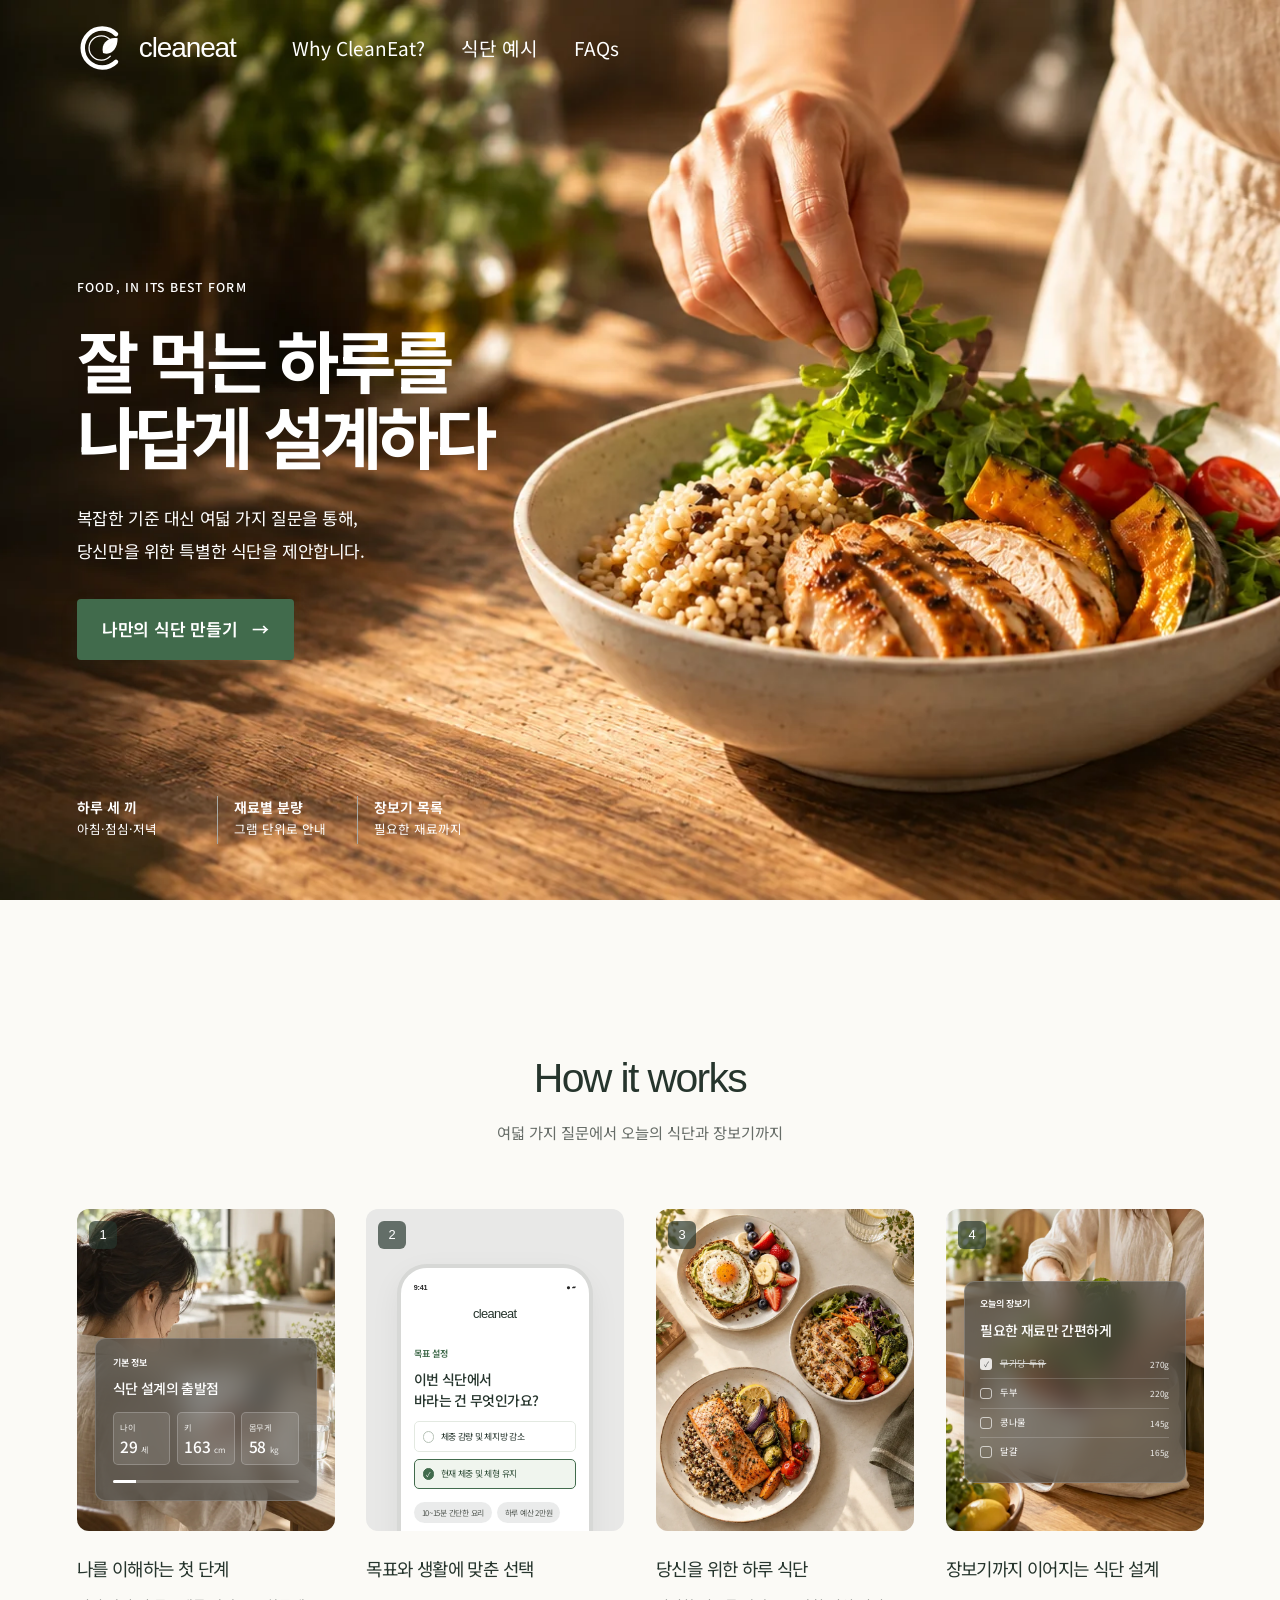
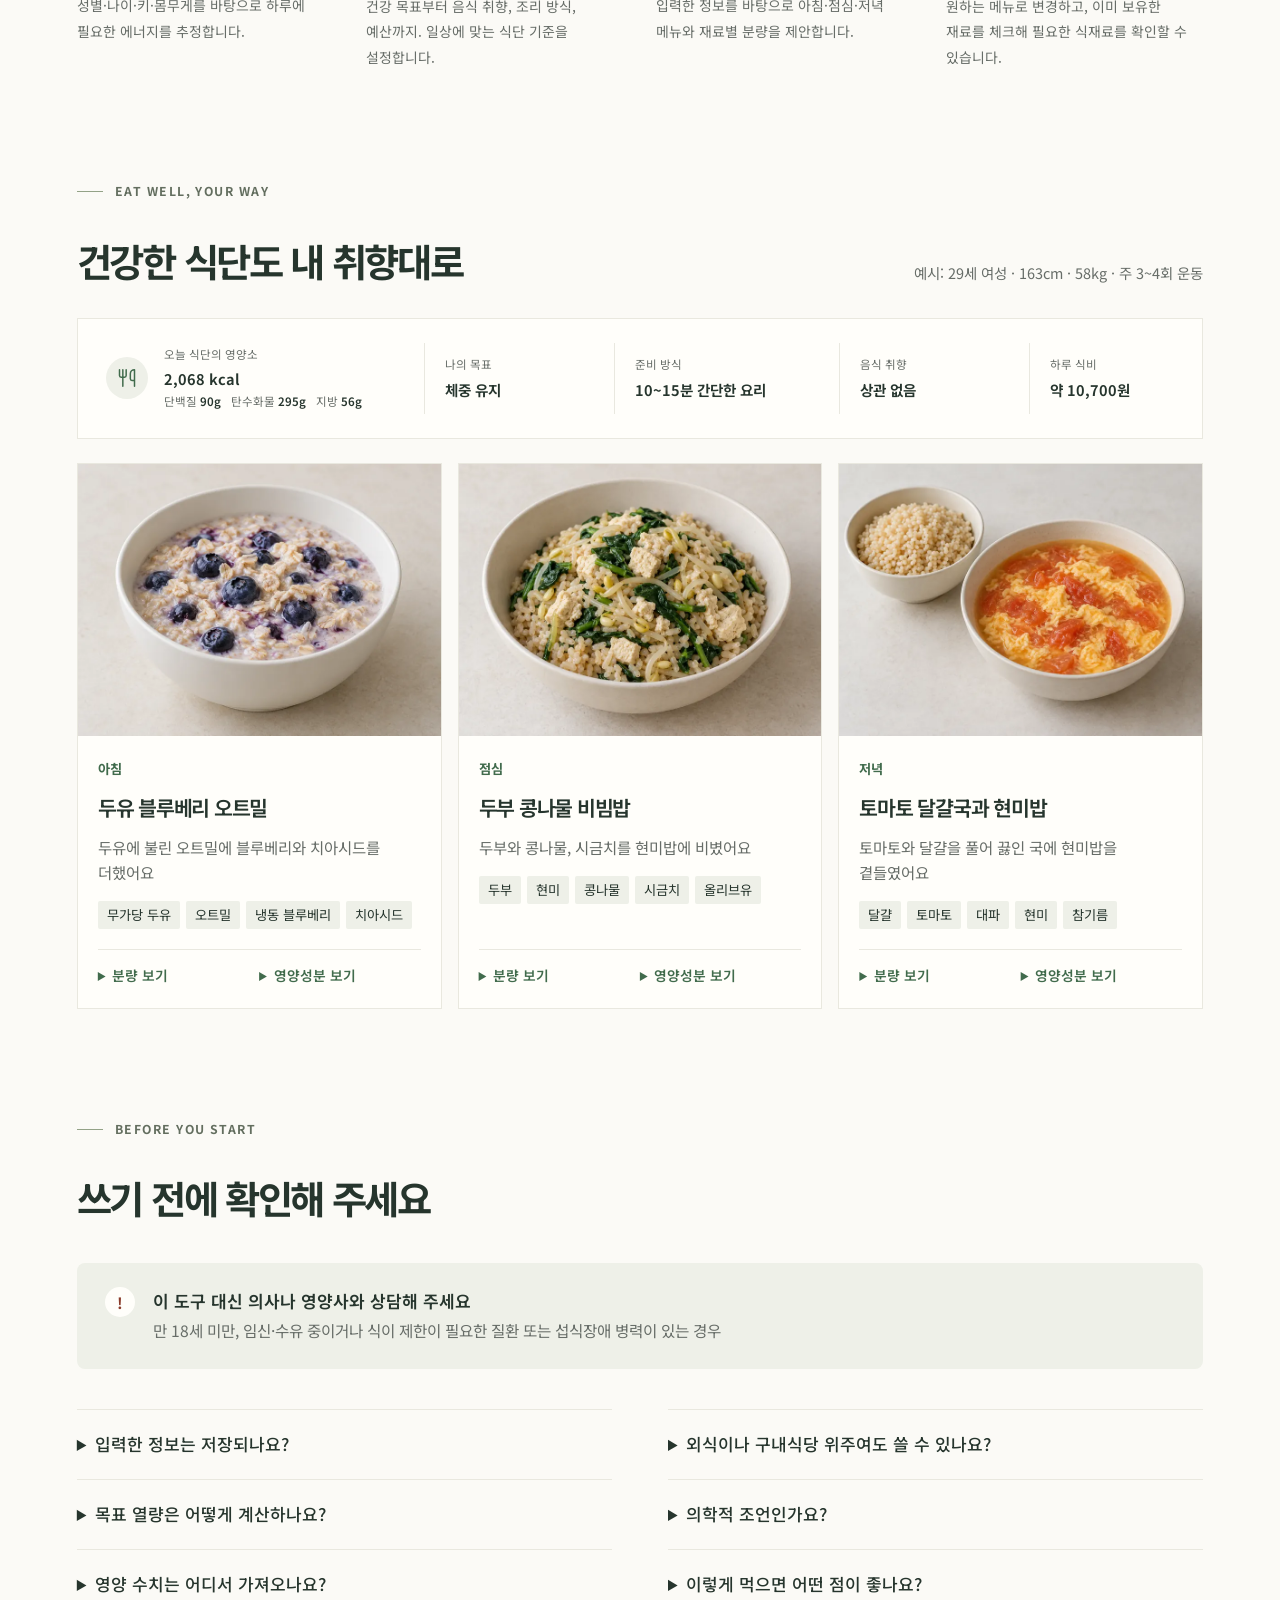
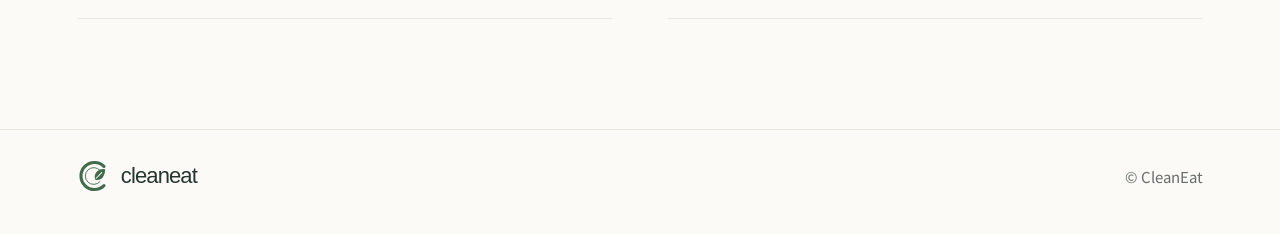
<file: index.html>
<!DOCTYPE html>
<html lang="ko">
<head>
<meta charset="utf-8">
<meta name="viewport" content="width=device-width, initial-scale=1, viewport-fit=cover">
<link rel="shortcut icon" href="favicon.ico?v=rounded-white-20261028" type="image/x-icon">
<link rel="icon" type="image/png" sizes="16x16" href="images/brand/favicon-16.png?v=rounded-white-20261028">
<link rel="icon" type="image/png" sizes="32x32" href="images/brand/favicon-32.png?v=rounded-white-20261028">
<link rel="icon" type="image/svg+xml" sizes="any" href="images/brand/favicon-plate-c.svg?v=rounded-white-20261028">
<link rel="apple-touch-icon" sizes="180x180" href="images/brand/apple-touch-icon.png?v=rounded-white-20261028">
<link rel="mask-icon" href="images/brand/safari-pinned-tab.svg" color="#416b4c">
<link rel="manifest" href="site.webmanifest?v=rounded-white-20261028">
<meta name="theme-color" content="#fbfaf6">
<meta name="apple-mobile-web-app-title" content="CleanEat">
<title>CleanEat — 나를 위한 오늘의 식단</title>
<meta name="description" content="성별·나이·키·몸무게와 목표, 요리 수준, 예산을 입력하면 통곡물·신선식품 중심의 하루 세 끼 메뉴와 분량을 계산해 보여줍니다.">
<meta property="og:type" content="website">
<meta property="og:locale" content="ko_KR">
<meta property="og:site_name" content="CleanEat">
<meta property="og:title" content="CleanEat — 나를 위한 오늘의 식단">
<meta property="og:description" content="여덟 가지 질문으로 통곡물·신선식품 중심의 하루 세 끼 메뉴와 분량을 계산해 드려요. 가입 없이 무료.">
<meta property="og:url" content="https://gaon1102.github.io/cleaneat/">
<meta property="og:image" content="https://gaon1102.github.io/cleaneat/images/og-plate-c.jpg">
<meta property="og:image:width" content="1200">
<meta property="og:image:height" content="630">
<meta property="og:image:alt" content="CleanEat 플레이트 C 로고와 나를 위한 오늘의 식단">
<meta name="twitter:card" content="summary_large_image">
<meta name="twitter:image" content="https://gaon1102.github.io/cleaneat/images/og-plate-c.jpg">
<meta name="twitter:image:alt" content="CleanEat 플레이트 C 로고와 나를 위한 오늘의 식단">
<link rel="preconnect" href="https://fonts.googleapis.com">
<link rel="preconnect" href="https://fonts.gstatic.com" crossorigin>
<link href="https://fonts.googleapis.com/css2?family=Noto+Sans+KR:wght@100..900&display=swap" rel="stylesheet">
<link rel="preload" as="image" href="images/home-hero.webp" fetchpriority="high">
<link rel="stylesheet" href="css/style.css">
</head>
<body>
<header><div class="w"><button class="logo" id="logo" aria-label="처음 화면으로"><svg xmlns="http://www.w3.org/2000/svg" class="logo-symbol" width="52" height="52" viewBox="0 0 64 64" fill="none" aria-hidden="true"><path d="M48 15a24 24 0 1 0 0 34" fill="none" stroke="currentColor" stroke-width="5.5" stroke-linecap="round"/><path d="M41 22a15 15 0 1 0 0 20" fill="none" stroke="currentColor" stroke-width="1.6" stroke-linecap="round"/><path d="M32 38C29 26 39 18 50 20C50 33 42 42 32 38Z" fill="currentColor"/><path d="m34 36 10-10" fill="none" stroke="#fbfaf6" stroke-width="1.8" stroke-linecap="round"/></svg><span class="logo-wordmark">cleaneat</span></button><nav class="nv" aria-label="주요 메뉴"><div class="why-nav"><button class="lk" type="button" id="why-button" aria-expanded="false" aria-controls="rules">Why CleanEat?</button></div><button class="lk" type="button" data-to="example">식단 예시</button><button class="lk" type="button" data-to="faq">FAQs</button></nav></div>
<section class="rules-popover" id="rules" hidden tabindex="-1" aria-labelledby="rules-title">
  <div class="rules-heading"><h2 id="rules-title">덜어내고, <em>제대로</em> 채우기</h2><button class="rules-close" type="button" aria-label="원칙 닫기">닫기</button></div>
  <div class="rules-columns">
  <div class="rows">
   <div class="row"><span class="k">01</span><div><h3>재료에 가까운 식사</h3><p>신선한 채소와 과일, 통곡물, 자연 유래 단백질을 중심으로 골라요.</p></div></div>
   <div class="row"><span class="k">02</span><div><h3>가공은 최대한 덜하게</h3><p>인공 첨가물, 방부제, 과도한 나트륨과 정제된 설탕을 줄여요.</p></div></div>
   <div class="row"><span class="k">03</span><div><h3>영양소를 골고루</h3><p>탄수화물·단백질·지방을 무조건 제한하지 않고 적절히 먹어요.</p></div></div>
   <div class="row"><span class="k">04</span><div><h3>무리하지 않고 꾸준히</h3><p>무언가를 끊기보다, 일상에서 조금 더 나은 쪽을 골라요.</p></div></div>
  </div>
  <div class="ing">
   <div><h3>채소와 과일</h3><p>시금치, 브로콜리, 베리류</p><small>신선하거나 첨가물 없는 냉동 제품</small></div>
   <div><h3>통곡물</h3><p>퀴노아, 오트밀, 통밀빵</p><small>가능하면 덜 정제된 곡물로</small></div>
   <div><h3>건강한 단백질</h3><p>닭가슴살, 연어, 달걀</p><small>자연 그대로의 재료를 골라요</small></div>
   <div><h3>건강한 지방</h3><p>아보카도, 올리브 오일, 아몬드</p><small>식사에 적당히 더해 보세요</small></div>
  </div>
  </div>
 </section>
</header>

<main>
<div id="home">
<section class="hero" aria-labelledby="hero-title">
 <div class="hero-photo" aria-hidden="true"><img src="images/home-hero.webp" alt="" width="1738" height="905" fetchpriority="high" decoding="async"></div>
 <div class="ht">
  <p class="hero-eyebrow">FOOD, IN ITS BEST FORM</p>
  <h1 id="hero-title">잘 먹는 하루를<br>나답게 설계하다</h1>
  <p class="lead">복잡한 기준 대신 여덟 가지 질문을 통해,<br>당신만을 위한 특별한 식단을 제안합니다.</p>
  <button class="btn" data-go>나만의 식단 만들기 <span aria-hidden="true">→</span></button>
 </div>
 <ul class="hero-benefits" aria-label="제공하는 식단 정보">
  <li><strong>하루 세 끼</strong><span>아침·점심·저녁</span></li>
  <li><strong>재료별 분량</strong><span>그램 단위로 안내</span></li>
  <li><strong>장보기 목록</strong><span>필요한 재료까지</span></li>
 </ul>
</section>
<div class="w wide">


 <section class="sec how" id="how" aria-labelledby="how-title">
  <div class="how-heading"><h2 id="how-title">How it works</h2><p>여덟 가지 질문에서 오늘의 식단과 장보기까지</p></div>
  <ol class="how-steps">
   <li>
    <div class="how-visual how-profile" aria-hidden="true">
     <img src="images/how-about-you.webp" alt="" width="800" height="1000" loading="lazy">
     <span class="how-number">1</span>
     <div class="how-panel how-profile-panel">
      <div class="how-panel-top"><span>기본 정보</span></div>
      <strong class="how-panel-title">식단 설계의 출발점</strong>
      <div class="how-fields"><div><span>나이</span><b>29 <small>세</small></b></div><div><span>키</span><b>163 <small>cm</small></b></div><div><span>몸무게</span><b>58 <small>kg</small></b></div></div>
      <div class="how-progress"><i></i></div>
     </div>
    </div>
    <h3>나를 이해하는 첫 단계</h3><p>성별·나이·키·몸무게를 바탕으로 하루에 필요한 에너지를 추정합니다.</p>
   </li>
   <li>
    <div class="how-visual how-preferences" aria-hidden="true">
     <span class="how-number">2</span>
     <div class="how-panel how-question-panel">
      <div class="how-phone-status"><span>9:41</span><span>● ▰</span></div><div class="how-phone-brand">cleaneat</div>
      <div class="how-panel-top"><span>목표 설정</span></div>
      <strong class="how-panel-title">이번 식단에서<br>바라는 건 무엇인가요?</strong>
      <div class="how-option"><i></i><span>체중 감량 및 체지방 감소</span></div>
      <div class="how-option is-selected"><i>✓</i><span>현재 체중 및 체형 유지</span></div>
      <div class="how-chips"><span>10~15분 간단한 요리</span><span>하루 예산 2만원</span></div>
     </div>
    </div>
    <h3>목표와 생활에 맞춘 선택</h3><p>건강 목표부터 음식 취향, 조리 방식, 예산까지. 일상에 맞는 식단 기준을 설정합니다.</p>
   </li>
   <li>
    <div class="how-visual how-day" aria-hidden="true">
     <span class="how-number">3</span>
     <img src="images/how-your-day.webp" alt="" width="800" height="1000" loading="lazy">
    </div>
    <h3>당신을 위한 하루 식단</h3><p>입력한 정보를 바탕으로 아침·점심·저녁 메뉴와 재료별 분량을 제안합니다.</p>
   </li>
   <li>
    <div class="how-visual how-shopping" aria-hidden="true">
     <img src="images/how-shopping.webp" alt="" width="800" height="1000" loading="lazy">
     <span class="how-number">4</span>
     <div class="how-panel how-shopping-panel">
      <div class="how-panel-top"><span>오늘의 장보기</span></div>
      <strong class="how-panel-title">필요한 재료만 간편하게</strong>
      <div class="how-groceries"><div class="is-checked"><i>✓</i><span>무가당 두유</span><b>270g</b></div><div><i></i><span>두부</span><b>220g</b></div><div><i></i><span>콩나물</span><b>145g</b></div><div><i></i><span>달걀</span><b>165g</b></div></div>
     </div>
    </div>
    <h3>장보기까지 이어지는 식단 설계</h3><p>원하는 메뉴로 변경하고, 이미 보유한 재료를 체크해 필요한 식재료를 확인할 수 있습니다.</p>
   </li>
  </ol>
 </section>

 <section class="sec" id="example">
  <div class="exh"><div><p class="eb">EAT WELL, YOUR WAY</p><h2>건강한 식단도 내 취향대로</h2></div><p class="mut" id="exwho"></p></div>
  <div id="ex"></div>
 </section>

 <section class="sec" id="faq">
  <div class="two">
   <p class="eb">BEFORE YOU START</p><h2>쓰기 전에 확인해 주세요</h2>
   <div class="ck2"><span class="ci">!</span><p><b>이 도구 대신 의사나 영양사와 상담해 주세요</b>만 18세 미만, 임신·수유 중이거나 식이 제한이 필요한 질환 또는 섭식장애 병력이 있는 경우</p></div>
   <div class="faq">
    <div>
     <details><summary>입력한 정보는 저장되나요?</summary><p>이 페이지 안에서만 계산하고 서버로 보내지 않습니다. 새로고침하면 사라집니다. 방문 수 같은 익명 통계만 쿠키 없이 집계합니다.</p></details>
     <details><summary>목표 열량은 어떻게 계산하나요?</summary><p>Mifflin-St Jeor 공식으로 기초대사량을 구하고 활동량과 목표를 반영합니다. 단백질은 몸무게 1kg당 목표별 기준으로 계산하되, BMI 25를 넘는 몸무게는 넘는 부분의 25%만 반영해 과하게 잡히지 않게 했습니다.</p></details>
     <details><summary>영양 수치는 어디서 가져오나요?</summary><p>식품의약품안전처 식품영양성분 데이터베이스(공공데이터포털)의 원재료성·가공식품 값을 씁니다. 국내 DB에 없는 일부 재료(템페, 타히니, 블랙빈 등)는 미국 농무부(USDA) 값을 씁니다. 가격은 2026년 10월 기준 전국 평균 소매가(KAMIS·한국소비자원 참가격)를 쓰고, 값을 구하지 못한 재료는 추정치예요. 살 때는 매장과 포장 단위에 따라 달라요.</p></details>
    </div>
    <div>
     <details><summary>외식이나 구내식당 위주여도 쓸 수 있나요?</summary><p>이 도구는 직접 챙겨 먹으려는 사람을 위한 하루 세 끼 기준입니다. 구내식당·외식·급식 위주이거나 하루 세 끼가 아니라면 결과가 맞지 않을 수 있어요.</p></details>
     <details><summary>의학적 조언인가요?</summary><p>아닙니다. 일반적인 식사 구성 예시이며 진단이나 치료를 대신하지 않습니다.</p></details>
     <details><summary>이렇게 먹으면 어떤 점이 좋나요?</summary><ul><li>채소·과일·통곡물이 늘면서 식이섬유와 비타민을 더 챙길 수 있어요.</li><li>포만감이 오래가는 음식이라 과식이 줄어 식습관 개선과 체중 관리에 도움이 될 수 있어요.</li><li>가공식품이 줄면 첨가당과 나트륨도 함께 줄어요. 국물·장류 간은 싱겁게.</li></ul></details>
    </div>
   </div>
  </div>
 </section>
</div>
</div>
<div class="w" id="quiz" hidden></div>
<div class="w" id="res" hidden></div>
<p id="meal-status" class="sr-only" role="status" aria-live="polite" aria-atomic="true"></p>
</main>
<footer><div class="w wide footer-inner"><button class="footer-logo" type="button" data-to="home" aria-label="CleanEat 처음 화면으로"><svg xmlns="http://www.w3.org/2000/svg" class="logo-symbol" width="36" height="36" viewBox="0 0 64 64" fill="none" aria-hidden="true"><path d="M48 15a24 24 0 1 0 0 34" fill="none" stroke="currentColor" stroke-width="5.5" stroke-linecap="round"/><path d="M41 22a15 15 0 1 0 0 20" fill="none" stroke="currentColor" stroke-width="1.6" stroke-linecap="round"/><path d="M32 38C29 26 39 18 50 20C50 33 42 42 32 38Z" fill="currentColor"/><path d="m34 36 10-10" fill="none" stroke="#fbfaf6" stroke-width="1.8" stroke-linecap="round"/></svg><span>cleaneat</span></button><span>© CleanEat</span></div></footer>

<script src="js/data.js"></script>
<script src="js/engine.js?v=20261030-no-badge"></script>
<script src="js/main.js"></script>
</body>
</html>
</file>
<file: css/style.css>
/* CleanEat — 스타일 (색상·글꼴·레이아웃·반응형). 색은 :root 변수에서 바꿈 */
:root{--hero-gutter:clamp(24px,6vw,120px);--hero-divider:#a7aaa6;--bg:#fbfaf6;--fg:#26352d;--mut:#676d68;--lab:#636e5f;--g:#416b4c;--gd:#304e38;--gt:#fffdf6;--card:#fffefa;--soft:#eef0e8;--line:#e9e8df;--warn:#8a3b2a;
box-sizing:border-box;padding-top:env(safe-area-inset-top,0px);padding-bottom:env(safe-area-inset-bottom,0px)}
@media(prefers-color-scheme:dark){:root:not([data-theme="light"]){--hero-divider:#7d8981;--bg:#161c18;--fg:#e8eee9;--mut:#a9b8ad;--lab:#8a9685;--gd:#b4d6b9;--g:#8fbf96;--gt:#10200f;--card:#1e2620;--soft:#232c25;--line:#34403a;--warn:#e8a08f}}
:root[data-theme="dark"]{--hero-divider:#7d8981;--bg:#161c18;--fg:#e8eee9;--mut:#a9b8ad;--lab:#8a9685;--gd:#b4d6b9;--g:#8fbf96;--gt:#10200f;--card:#1e2620;--soft:#232c25;--line:#34403a;--warn:#e8a08f}
html{scroll-padding-top:calc(var(--header-height,80px) + 16px + env(safe-area-inset-top,0px));font-size:17px}
*,*:before,*:after{box-sizing:inherit}
body{margin:0;background:var(--bg);color:var(--fg);font-family:"Inter","Noto Sans KR","Apple SD Gothic Neo","Malgun Gothic",sans-serif;line-height:1.7;-webkit-font-smoothing:antialiased;word-break:keep-all;overflow-wrap:break-word}
.w{max-width:1040px;margin:0 auto;padding:0 24px}
.wide{max-width:calc(1152px + 2*max(24px,6vw));padding:0 max(24px,6vw)}
/* 히어로 위에서는 투명, 사진을 지나면 흰색인 고정 헤더 */
header{position:fixed;inset:0 0 auto;z-index:60;pointer-events:none;background:transparent;border-bottom:1px solid transparent}
header[data-surface="solid"]{background:#fff;border-bottom-color:#e9e8df;--fg:#26352d;--mut:#676d68;--g:#416b4c;--gd:#304e38;--gt:#fffdf6;--card:#fffefa;--soft:#eef0e8;--line:#e9e8df;--lab:#636e5f}
header .w{position:relative;pointer-events:auto;width:100%;max-width:none;display:flex;justify-content:flex-start;align-items:center;gap:56px;height:96px;margin:0 auto;padding:0 var(--hero-gutter)}
header .logo{font-size:28px}.logo-symbol{display:block;flex:none;width:52px;height:52px;color:var(--g)}header .nv .lk{font-size:1.12rem;color:var(--fg)}
html:is([data-v="quiz"],[data-v="res"]) main{padding-top:var(--header-height,96px)}
.logo{display:flex;align-items:center;gap:10px;background:none;border:0;padding:0;color:var(--fg);font-family:Arial,Helvetica,sans-serif;font-weight:500;font-size:28px;line-height:1;letter-spacing:-.04em;cursor:pointer}
.nv{display:flex;align-items:center;gap:36px}.nv .lk{background:none;border:0;padding:6px 0;font:inherit;font-size:.9rem;color:var(--mut);cursor:pointer}.nv .lk:hover{color:var(--fg)}.nv .lk{white-space:nowrap}.nv .sp{display:none}
h1,h2,h3{line-height:1.3;letter-spacing:-.06em;margin:0}
h1{font-size:clamp(44px,5.3vw,80px);font-weight:700;letter-spacing:-.07em;line-height:1.16}
h2{font-size:clamp(1.6rem,3vw,2.5rem);font-weight:700;letter-spacing:-.06em}
.q h2,.rh h2{font-weight:490}
em{font-style:normal;color:var(--g);font-weight:300;letter-spacing:-.06em}
.lab{font-size:.8rem;font-weight:700;letter-spacing:.12em;color:var(--lab);margin:0 0 12px}
p{margin:0}.mut{color:var(--mut)}
.btn{display:inline-flex;align-items:center;justify-content:center;gap:15px;border:1px solid transparent;border-radius:4px;background:var(--g);color:var(--gt);font:inherit;font-weight:620;letter-spacing:-.015em;padding:15px 24px;cursor:pointer;box-shadow:0 6px 18px rgba(55,82,61,.12);transition:transform .2s,background .2s,box-shadow .2s}.btn:hover:not(:disabled){transform:translateY(-1px);background:var(--gd,var(--g));box-shadow:0 8px 20px rgba(55,82,61,.16)}
.btn.o{background:none;color:var(--gd,var(--fg));border:1px solid #d9e1d5;border-radius:5px;padding:9px 18px;font-size:.9rem;font-weight:600;box-shadow:none}.btn.o:hover:not(:disabled){background:var(--soft);transform:none;box-shadow:none}
.btn:disabled{opacity:.4;cursor:not-allowed}
:focus-visible{outline:3px solid var(--g);outline-offset:2px}[tabindex="-1"]:focus{outline:none}
.sr-only{position:absolute;width:1px;height:1px;padding:0;margin:-1px;overflow:hidden;clip-path:inset(50%);white-space:nowrap;border:0}
/* 홈 */
/* 사진과 글자를 분리해 화면 크기·테마가 바뀌어도 선명하게 표시 */
.hero{position:relative;isolation:isolate;display:flex;align-items:center;min-height:clamp(700px,100svh,1100px);padding:150px var(--hero-gutter) 112px;overflow:hidden;background:var(--bg)}
.hero-photo{position:absolute;inset:0;z-index:-2}.hero-photo img{display:block;width:100%;height:100%;object-fit:cover;object-position:center}
.ht{max-width:700px}.hero-eyebrow{font-size:.72rem;font-weight:500;letter-spacing:.1em;line-height:1.5;color:var(--gd);margin-bottom:24px}
.hero h1{font-size:clamp(48px,5.3vw,92px);line-height:1.12;white-space:nowrap}
.hero p.lead{margin:28px 0 32px;color:var(--mut);letter-spacing:-.025em;line-height:1.95}
.hero-benefits{position:absolute;left:var(--hero-gutter);bottom:56px;width:min(420px,calc(100% - 2*var(--hero-gutter)));display:grid;grid-template-columns:repeat(3,minmax(0,1fr));list-style:none;padding:0;margin:0;letter-spacing:normal;word-spacing:normal}
.hero-benefits li{min-width:0;min-height:48px;padding-right:16px}.hero-benefits li+li{border-left:1px solid var(--hero-divider);padding-left:16px}
.hero-benefits strong{display:block;font-size:.82rem;font-weight:650;line-height:1.6}.hero-benefits span{display:block;color:var(--mut);font-size:.74rem;line-height:1.7}
@media screen{
 .hero,.hero-eyebrow,.hero p.lead,.hero-benefits span,.hero .btn{color:#fff}
 header:not([data-surface="solid"]) :is(.logo,.logo-symbol,.nv .lk){color:#fff}
}
@media(max-width:760px){
 :root{--hero-gutter:24px}
 header .w{gap:32px}
 .hero-benefits{bottom:24px}.hero-benefits li{padding-right:12px}.hero-benefits li+li{padding-left:12px}.hero-benefits strong{font-size:.76rem}.hero-benefits span{font-size:.68rem}
 .hero{min-height:max(860px,100svh);align-items:flex-start;padding:138px 24px 48px}
 .hero-photo img{object-position:69% center}
 .ht{max-width:100%}.hero-eyebrow{font-size:.65rem;letter-spacing:.08em;margin-bottom:22px}
 .hero h1{font-size:clamp(32px,9.5vw,56px);line-height:1.2}
 .hero p.lead{font-size:.88rem;line-height:1.95;margin:24px 0 28px}
 .hero .btn{font-size:.94rem;padding:14px 22px}
}
@media(max-width:480px){header .w{gap:20px}.logo{font-size:19px;gap:8px}.nv{gap:18px}.nv .lk{font-size:.76rem}}
/* Why CleanEat? 원칙 팝업: 마우스·키보드·터치로 같은 내용을 표시 */
.why-nav{position:relative}
.rules-popover{position:fixed;pointer-events:auto;left:50%;top:var(--rules-top,108px);transform:translateX(-50%);width:min(1120px,calc(100% - 48px));max-height:calc(100svh - var(--rules-top,108px) - 24px);overflow-y:auto;overscroll-behavior:contain;background:var(--card);color:var(--fg);padding:32px 36px;border:1px solid var(--line);border-radius:16px;box-shadow:0 16px 48px rgba(24,42,30,.13);z-index:70}
.rules-popover[hidden]{display:none}.rules-heading{display:flex;justify-content:space-between;align-items:flex-start;gap:24px;margin-bottom:26px}.rules-popover h2{font-size:1.65rem;font-weight:500;line-height:1.35;letter-spacing:-.045em}
.rules-close{flex:none;background:none;border:0;font:inherit;font-size:.78rem;color:var(--mut);padding:6px 2px;cursor:pointer}.rules-close:hover{color:var(--fg)}
.rules-columns{display:grid;grid-template-columns:1.15fr 1fr;column-gap:36px;align-items:start}
.rules-popover .rows{margin:0;border-bottom:0}.rules-popover .row{grid-template-columns:25px minmax(0,1fr);gap:12px;padding:16px 0}.rules-popover .row:first-child{border-top:0;padding-top:0}.rules-popover .row:last-child{padding-bottom:0}.rules-popover .row .k{font-size:.74rem;color:var(--g)}.rules-popover .row h3{font-size:.96rem;font-weight:500;margin-bottom:5px}.rules-popover .row p{font-size:.78rem;line-height:1.8}
.rules-popover .ing{grid-template-columns:1fr 1fr;margin:0;padding-left:32px;border:0;border-left:1px solid var(--line);gap:28px 22px}.rules-popover .ing>div{padding:0;border:0}.rules-popover .ing h3{font-size:.96rem;font-weight:500;margin:0 0 10px}.rules-popover .ing p{font-size:.78rem;line-height:1.8}.rules-popover .ing small{margin-top:8px;font-size:.71rem;line-height:1.7}
/* 사용 과정: 세로 사진, 반투명 정보 카드와 휴대폰 질문 화면 */
.sec.how{padding-top:clamp(150px,12vw,210px)}
.how-heading{text-align:center;margin-bottom:64px}.how-heading h2{font-family:Arial,"Helvetica Neue","Noto Sans KR",sans-serif;font-size:clamp(1.9rem,3.2vw,2.5rem);font-weight:400;letter-spacing:-.04em;line-height:1.2}.how-heading>p{color:var(--mut);font-size:.9rem;font-weight:400;margin-top:16px}
.how-steps{display:grid;grid-template-columns:repeat(4,minmax(0,1fr));column-gap:32px;row-gap:48px;list-style:none;margin:0;padding:0}.how-steps>li{min-width:0}.how-steps h3{font-size:1.05rem;font-weight:400;letter-spacing:-.035em;line-height:1.5;margin:24px 0 12px}.how-steps>li>p{color:var(--mut);font-size:.82rem;font-weight:400;line-height:1.85}
.how-visual{position:relative;aspect-ratio:4/5;overflow:hidden;border-radius:12px;background:#edf1eb;color:#26352d;container-type:inline-size;--how-ink:#26352d;--how-muted:#647167;--how-green:#416b4c;--how-line:#e3e9e1}.how-visual>img{display:block;width:100%;height:100%;object-fit:cover}
.how-profile>img{object-position:50% 35%}.how-shopping>img{object-position:50% 68%}
.how-number{position:absolute;z-index:2;top:12px;left:12px;width:28px;height:28px;display:grid;place-items:center;border-radius:6px;background:rgba(38,53,45,.68);color:#fff;font-family:Arial,sans-serif;font-size:.76rem;font-weight:400;line-height:1}
.how-panel{position:absolute;background:#fff;color:var(--how-ink);border:1px solid rgba(65,107,76,.12);border-radius:10px;padding:6.5cqw;box-shadow:0 8px 28px rgba(35,57,40,.09);font-size:clamp(10px,4cqw,14px);letter-spacing:-.025em;line-height:1.5}
.how-panel-top{display:flex;align-items:center;justify-content:space-between;gap:8px;margin-bottom:3.5cqw;color:var(--how-green);font-size:.88em;font-weight:600}.how-panel-top small{color:var(--how-muted);font-size:.86em;font-weight:400;white-space:nowrap}
.how-panel-title{display:block;font-size:1.35em;line-height:1.5;letter-spacing:-.045em;font-weight:500}
.how-profile-panel{left:7%;right:7%;top:40%;bottom:auto}.how-fields{display:grid;grid-template-columns:repeat(3,minmax(0,1fr));gap:2.5cqw;margin-top:5cqw}.how-fields>div{padding:3cqw 2.5cqw;border:1px solid var(--how-line);border-radius:5px}.how-fields span{display:block;color:var(--how-muted);font-size:.8em}.how-fields b{display:block;margin-top:1.5cqw;font-size:1.5em;line-height:1.25;font-weight:500;white-space:nowrap}.how-fields b small{font-size:.52em;color:var(--how-muted);font-weight:400}
.how-progress{height:3px;border-radius:3px;background:#edf1eb;margin-top:6cqw;overflow:hidden}.how-progress i{display:block;width:12.5%;height:100%;background:var(--how-green)}
.how-preferences{background:#e8e8e7}.how-question-panel{left:12%;right:12%;top:17%;min-height:100%;padding:6cqw 5cqw;border:4px solid #d7d8d6;border-radius:30px 30px 0 0;background:#fff;box-shadow:0 10px 30px rgba(0,0,0,.06)}.how-question-panel .how-panel-title{margin-bottom:4cqw}
.how-option{display:flex;align-items:center;gap:2.5cqw;border:1px solid var(--how-line);border-radius:5px;padding:3cqw;margin-top:2.5cqw;font-size:.86em;word-break:keep-all}.how-option i{display:grid;place-items:center;width:4.5cqw;height:4.5cqw;border:1px solid #b6c2b6;border-radius:50%;flex:none;font-size:.75em;font-style:normal;line-height:1}.how-option.is-selected{border-color:var(--how-green);background:#f0f5ee;color:#304e38}.how-option.is-selected i{border-color:var(--how-green);background:var(--how-green);color:#fff}
.how-chips{display:flex;flex-wrap:wrap;gap:2cqw;margin-top:5cqw}.how-chips span{background:rgba(110,114,111,.14);border-radius:20px;padding:1.7cqw 3cqw;color:#535953;font-size:.76em;white-space:nowrap}
.how-shopping-panel{left:7%;right:7%;bottom:7%;padding:6cqw}.how-groceries{margin-top:3.5cqw}.how-groceries>div{display:flex;align-items:center;gap:3cqw;padding:2.8cqw 0;border-bottom:1px solid #edf0ea;font-size:.9em}.how-groceries>div:last-child{border-bottom:0}.how-groceries i{display:grid;place-items:center;flex:none;width:4.5cqw;height:4.5cqw;border:1px solid #aebcac;border-radius:3px;font-size:.8em;font-style:normal;line-height:1}.how-groceries b{margin-left:auto;color:var(--how-muted);font-size:.9em;font-weight:400}.how-groceries .is-checked{color:#6c776c}.how-groceries .is-checked span{text-decoration:line-through}.how-groceries .is-checked i{background:var(--how-green);border-color:var(--how-green);color:#fff}
.how-phone-status{display:flex;justify-content:space-between;font-family:Arial,sans-serif;font-size:.7em;font-weight:600;margin:0 0 4cqw;color:#252525}.how-phone-brand{text-align:center;font-family:Arial,sans-serif;font-size:1.25em;font-weight:500;letter-spacing:-.05em;margin-bottom:9cqw;color:#26352d}
.how-profile-panel,.how-shopping-panel{background:rgba(74,73,70,.66);border-color:rgba(255,255,255,.18);color:#fff;backdrop-filter:blur(12px);-webkit-backdrop-filter:blur(12px);box-shadow:0 8px 24px rgba(0,0,0,.08);--how-green:#fff;--how-muted:#ededeb;--how-line:rgba(255,255,255,.22)}
.how-profile-panel .how-fields>div{background:rgba(255,255,255,.1)}.how-profile-panel .how-progress{background:rgba(255,255,255,.22)}.how-profile-panel .how-progress i{background:#fff}.how-shopping-panel{bottom:15%}.how-shopping-panel .how-groceries>div{border-color:rgba(255,255,255,.18)}.how-shopping-panel .how-groceries i{border-color:rgba(255,255,255,.65)}.how-shopping-panel .how-groceries .is-checked{color:#dededb}.how-shopping-panel .how-groceries .is-checked i{background:rgba(255,255,255,.85);color:#555;border-color:transparent}
@media(max-width:1200px){.how-steps{grid-template-columns:repeat(2,minmax(0,1fr));gap:48px 32px}}
@media(max-width:760px){.rules-columns{grid-template-columns:1fr;row-gap:26px}.rules-popover .ing{padding:24px 0 0;border-left:0;border-top:1px solid var(--line)}.rules-popover{padding:28px}.rules-heading{margin-bottom:24px}}
@media(max-width:560px){header .w{height:auto;min-height:108px;flex-wrap:wrap;column-gap:16px;row-gap:12px;padding:16px var(--hero-gutter)}header .logo{font-size:24px}.logo-symbol{width:44px;height:44px}header .w .nv{gap:20px}header .nv .lk{font-size:.88rem}.hero{padding-top:168px}.rules-popover{width:calc(100% - 24px);padding:24px 22px;max-height:calc(100svh - var(--rules-top,120px) - 12px)}.rules-heading{gap:12px}.rules-popover h2{font-size:1.4rem}.rules-popover .ing{gap:24px 18px}.sec.how{padding-top:112px}.how-heading{margin-bottom:42px}.how-heading>p{font-size:.8rem;line-height:1.7}.how-steps{grid-template-columns:1fr;gap:48px}.how-steps h3{margin-top:22px}}
.eb{display:flex;align-items:center;gap:12px;font-size:.72rem;font-weight:700;letter-spacing:.12em;color:var(--lab);margin:0 0 34px}.eb:before{content:"";width:26px;height:1px;background:#93a287}
[id]{scroll-margin-top:24px}
.sec{padding:110px 0 0}
.rows{margin-top:48px;border-bottom:1px solid var(--line)}
.row{display:grid;grid-template-columns:76px 1fr 44px;gap:12px;align-items:center;padding:30px 0;border-top:1px solid var(--line)}
.row .k{color:var(--lab);font-family:Georgia,serif;font-style:italic;font-weight:400;font-size:.9rem}.row h3{font-size:1.1rem;margin-bottom:6px}.row p{font-size:.88rem;color:var(--mut)}
.row .ri{display:grid;place-items:center;width:40px;height:40px;border-radius:50%;background:var(--soft);color:var(--g)}
.ing{display:grid;grid-template-columns:repeat(4,1fr);margin-top:34px;border-top:1px solid var(--line);border-bottom:1px solid var(--line)}
.ing>div{padding:30px 22px 26px;border-left:1px solid var(--line)}.ing>div:first-child{border-left:0}
.ing .k{font-size:.66rem;font-weight:700;letter-spacing:.09em;color:var(--lab)}
.ing h3{font-size:1.06rem;margin:14px 0 10px}
.ing p{font-size:.86rem;line-height:1.75;color:var(--mut)}
.ing small{display:block;margin-top:18px;font-size:.74rem;color:var(--mut)}
.exh{display:flex;justify-content:space-between;align-items:flex-end;gap:16px;flex-wrap:wrap}
.exh .mut{font-size:.85rem}
.two{padding-bottom:110px}
.ck2{display:flex;gap:18px;align-items:flex-start;background:var(--soft);border-radius:8px;padding:24px 28px;margin-top:40px}
.ck2 .ci{flex:none;display:grid;place-items:center;width:30px;height:30px;border-radius:50%;background:var(--card);color:var(--warn);font-weight:700;font-size:.9rem}
.ck2 p{color:var(--mut);font-size:.92rem;line-height:1.7}.ck2 b{display:block;color:var(--fg);font-size:1rem;font-weight:620;margin-bottom:2px}
.faq{display:grid;grid-template-columns:1fr 1fr;column-gap:56px;margin-top:40px;align-items:start}
.faq details{padding:20px 0}
details{border-top:1px solid var(--line);padding:16px 0}details:last-of-type{border-bottom:1px solid var(--line)}
summary{cursor:pointer;font-weight:500}details p{margin-top:8px;color:var(--mut)}
details ul{margin:10px 0 0;padding-left:1.2em;color:var(--mut)}details li+li{margin-top:4px}
/* 요약 막대 (홈 예시 결과) */
.sumt{display:grid;grid-template-columns:1.5fr 1.1fr 1.3fr 1.1fr 1fr;background:var(--card);border:1px solid var(--line);padding:24px 0;margin-top:32px}
.sumt>div{padding:2px 20px;border-left:1px solid var(--line);min-width:0}.sumt>div:not(:first-child){display:flex;flex-direction:column;justify-content:center}.sumt>div:first-child{border-left:0;display:flex;align-items:center;gap:16px;padding-left:28px}
.sumt .si{flex:none;width:42px;height:42px;border-radius:50%;background:var(--soft);display:grid;place-items:center;color:var(--g)}
.sumt span{display:block;font-size:.68rem;color:var(--mut)}.sumt b{display:block;font-size:.86rem;font-weight:650;margin-top:4px;line-height:1.5}.sumt small{display:block;font-size:.74rem;color:var(--mut);margin-top:2px}.sumt small.mac{display:flex;flex-wrap:wrap;gap:1px 10px}.mac span{white-space:nowrap}.mac i{font-style:normal;font-weight:600;color:var(--fg)}
@media(max-width:1000px){.ing{grid-template-columns:1fr 1fr}.ing>div:nth-child(3){border-left:0}.ing>div:nth-child(n+3){border-top:1px solid var(--line)}.faq{grid-template-columns:1fr}.faq>div+div details:first-of-type{border-top:0}.faq>div:first-child details:last-of-type{border-bottom:0}}
.cta{background:var(--soft);border-radius:12px;padding:40px;display:flex;justify-content:space-between;align-items:center;gap:24px;flex-wrap:wrap;margin:8px 0 72px}
.footer-inner{display:flex;align-items:center;justify-content:space-between;gap:24px;flex-wrap:wrap}.footer-logo{display:inline-flex;align-items:center;gap:8px;padding:0;border:0;background:none;color:var(--fg);font:500 22px/1 Arial,Helvetica,sans-serif;letter-spacing:-.04em;cursor:pointer}.footer-logo .logo-symbol{width:36px;height:36px}
footer{border-top:1px solid var(--line);padding:28px 0 40px;font-size:.88rem;color:var(--mut)}
#quiz,#res{padding:48px 24px 72px;max-width:1328px}
.top{display:flex;justify-content:space-between;align-items:baseline}.top .lab{margin:0;letter-spacing:.12em;font-weight:600;color:var(--lab);font-size:.72rem}.cnt{font-weight:650;color:var(--g);font-size:.95rem;letter-spacing:.02em}
.qg{display:grid;grid-template-columns:260px minmax(0,1fr);gap:72px}.qm{max-width:860px;min-width:0}
.qn{font-size:.85rem;color:var(--mut);margin:4px 0 0}.qw{display:flex;gap:8px;font-size:.82rem;color:var(--warn);background:var(--soft);border-radius:6px;padding:10px 14px;margin:12px 0 0}.qw:before{content:"!";font-weight:700}
.stp{font-size:.72rem;font-weight:700;letter-spacing:.1em;color:var(--lab);margin:0 0 14px}
.jn{display:flex;flex-direction:column;list-style:none;margin:0;padding:0;align-self:start}.jn li{position:relative;display:flex;align-items:center;gap:14px;flex:1;min-height:52px;color:var(--mut);font-size:.92rem;transition:color .2s}.jn li:not(:last-child):after{content:"";position:absolute;left:16px;top:50%;height:100%;width:1px;background:#e6e8df}
.jn b{position:relative;z-index:1;display:grid;place-items:center;width:33px;height:33px;border:1px solid #e2e5dc;border-radius:50%;background:var(--bg);color:var(--mut);font-size:.68rem;font-weight:650}

.jn li.on{color:var(--gd,var(--fg));font-weight:650}.jn li.on b{background:var(--g);border-color:var(--g);color:var(--gt)}.jn li.dn b{border-color:#dce6d9;background:#e5ede2;color:var(--g)}
.bar{height:2px;background:#e7e9e0;margin:14px 0 36px}.bar i{display:block;height:100%;background:#64805b;transition:width .32s ease}
.q h2{margin-bottom:10px;white-space:nowrap}.q .mut{margin-bottom:28px}
.opt{display:grid;grid-template-columns:24px minmax(0,1fr) 16px;gap:18px;align-items:center;width:100%;text-align:left;font:inherit;color:var(--fg);background:var(--card);border:1px solid var(--line);border-radius:6px;padding:18px 22px;margin-bottom:12px;cursor:pointer;transition:border-color .15s,background .15s}
.opt .rd{display:grid;place-items:center;width:24px;height:24px;border-radius:50%;border:1px solid #d6dbd1;background:var(--card);color:var(--gt)}.opt .rd svg{opacity:0}
.ms .opt .rd{border-radius:6px}
/* STEP 04(제한 식품)는 안내 문구 두 줄이 더 있어 선택지를 낮춰 다른 단계와 아래 선 높이를 맞춤 */
#os.ms{display:flex;flex-direction:column}.ms .opt{flex:1 1 auto;padding-top:4px;padding-bottom:4px;margin-bottom:8px}.ms+.qn+.qw{margin-top:6px}.opt .cv{color:#9aa294;display:grid}
.opt[aria-pressed=true] .rd{background:var(--g);border-color:var(--g)}.opt[aria-pressed=true] .rd svg{opacity:1}
.opt small{display:block;color:var(--mut);font-size:.88rem}
.opt[aria-pressed=true]{border-color:var(--g);box-shadow:inset 0 0 0 1px var(--g);background:var(--soft)}
label.f{display:block;font-weight:500;margin:16px 0 6px}
input[type=number],select{width:100%;font:inherit;color:var(--fg);background:var(--card);border:1px solid var(--line);border-radius:8px;padding:12px 14px}
.g2{display:grid;grid-template-columns:1fr 1fr;gap:14px}
.chk{display:flex;gap:10px;align-items:flex-start;margin:8px 0;color:var(--mut);font-size:.95rem}.chk input{margin-top:.45em}
.nav{display:flex;justify-content:space-between;margin-top:28px}
.q .nav{align-items:center;border-top:1px solid var(--line);margin-top:32px;padding-top:22px}
.tl{display:inline-flex;align-items:center;gap:10px;background:none;border:0;padding:8px 0;font:inherit;font-weight:620;color:var(--g);cursor:pointer}.tl.bk{color:var(--mut);font-weight:500}.tl:hover:not(:disabled){color:var(--gd)}.tl:disabled{opacity:.35;cursor:not-allowed}
.err{color:var(--warn);margin-top:14px;font-weight:500}
.sum{display:grid;grid-template-columns:repeat(auto-fit,minmax(150px,1fr));gap:12px;margin:24px 0}
.sum div{background:var(--soft);border-radius:8px;padding:14px 16px}.sum b{display:block;font-size:1.35rem;color:var(--g)}.sum span{font-size:.88rem;color:var(--mut)}
.meal{background:var(--card);border:1px solid var(--line);border-radius:10px;margin-bottom:14px;overflow:hidden}
.ph{background:var(--soft);color:var(--mut);font-size:.88rem;display:flex;align-items:center;justify-content:center;height:120px}
.meal img{width:100%;max-height:220px;object-fit:cover;display:block}
.mb{padding:16px 20px}.mb .s{font-size:.88rem;color:var(--g);font-weight:700}.mb h3{font-size:1.15rem;margin:2px 0 6px}
.tags span{display:inline-block;background:var(--soft);border-radius:6px;padding:2px 9px;font-size:.82rem;margin:0 6px 6px 0}
.note{font-size:.92rem;color:var(--mut);margin:12px 0}
.safe{border-left:3px solid var(--g);padding:10px 16px;background:var(--soft);font-size:.95rem;margin:24px 0}
[hidden]{display:none!important}
h3{font-weight:620}
@media(max-width:760px){.db{display:none}.nv{gap:14px}.nv .lk{font-size:.76rem}.nv .lp{display:none}.nv .sp{display:inline}.qg{grid-template-columns:1fr;gap:24px}.jn{display:flex;justify-content:space-between}.jn{flex-direction:row;height:auto!important}.jn li{flex:none;min-height:0}.jn li:after{display:none!important}.jn li span{display:none}#quiz,#res{padding-top:32px}}
@media(max-width:760px){.sec{padding-top:72px}.row{grid-template-columns:44px 1fr}.row .ri{display:none}.ing{grid-template-columns:1fr}.ing>div{border-left:0!important}.ing>div+div{border-top:1px solid var(--line)}.two{padding-bottom:72px}.cta{padding:28px}.g2{grid-template-columns:1fr}
 .sumt{grid-template-columns:1fr 1fr;padding:0}.sumt>div{padding:14px 18px;border-left:0;border-top:1px solid var(--line)}.sumt>div:first-child{grid-column:1/-1;border-top:0;padding-left:18px}}
.opt:disabled{opacity:.45;cursor:not-allowed}
.tw{overflow-x:auto;margin:16px 0}
.wk{width:100%;border-collapse:collapse;font-size:.92rem}
.wk th,.wk td{text-align:left;padding:10px 8px;border-bottom:1px solid var(--line);vertical-align:top}
.wk th{color:var(--mut);font-weight:600;font-size:.85rem}.wk td:first-child{font-weight:650;color:var(--g);white-space:nowrap}
.dd .mb2{padding:10px 0;border-top:1px solid var(--line)}.dd .mb2:first-of-type{border-top:0}.dd .s{font-size:.85rem;color:var(--g);font-weight:700}
/* 하루 식단 결과 */
.swp{display:inline-flex;align-items:center;gap:5px;background:none;border:0;margin:-9px -4px -9px 0;padding:9px 4px 9px 10px;font:inherit;font-size:.78rem;font-weight:600;letter-spacing:0;color:var(--mut);cursor:pointer;transition:color .15s}.swp:hover{color:var(--g)}.swp svg{transition:transform .4s ease}.swp:hover svg{transform:rotate(-120deg)}
.card.sw{animation:swIn .38s ease}@keyframes swIn{from{opacity:.3;transform:translateY(6px)}to{opacity:1;transform:none}}
@media(prefers-reduced-motion:reduce){.card.sw{animation:none}.swp svg{transition:none}}
.rh{display:flex;justify-content:space-between;align-items:flex-end;gap:16px;flex-wrap:wrap}.rh .eb{margin-bottom:14px}
.rh h2{font-size:clamp(1.7rem,3.2vw,2.3rem)}.rh .cn{color:var(--mut);font-size:.78rem}.rh .cn b{font-family:Georgia,serif;font-weight:400;font-size:1.35rem;color:var(--fg)}
.stat{font-size:.85rem;color:var(--mut);margin:14px 0 0}
.cards{display:grid;grid-template-columns:repeat(3,1fr);gap:16px;margin-top:24px;align-items:stretch}
.card{background:var(--card);border:1px solid var(--line);display:flex;flex-direction:column;min-height:330px}
.card .im{position:relative;aspect-ratio:4/3;overflow:hidden;background:var(--soft)}.card .im img{width:100%;height:100%;object-fit:cover;display:block}
.card .bd{position:absolute;left:12px;bottom:12px;background:var(--card);color:var(--fg);font-size:.6rem;font-weight:700;letter-spacing:.1em;padding:5px 8px}
.card .cb{padding:22px 20px 20px;display:flex;flex-direction:column;flex:1;min-height:246px}  /* 카드 본문 높이 고정: 전체 메뉴(251개)의 약 90%가 들어가는 높이(글자 +1px 후 측정값: 최소 246, 중앙값 246, 90% 282, 최대 306px). 가장 큰 메뉴(설명·재료 모두 2줄)는 이보다 커져 그 줄의 카드가 함께 커짐. 폭이 좁은 태블릿은 아래 미디어 쿼리 */
.ct{display:flex;justify-content:space-between;align-items:center;min-height:20px;font-size:.78rem;font-weight:700;color:var(--g)}.ct i{font-family:Georgia,serif;font-weight:400;color:var(--mut)}
.card h3{font-size:1.21rem;margin:14px 0 14px}.card .ds{font-size:.91rem;line-height:1.6;color:var(--mut)}
.dt{display:grid;grid-template-columns:1fr 1fr;gap:12px;align-items:start}.dt .nu{justify-self:end;min-width:9.5em}.nu dl{display:grid;grid-template-columns:auto auto;gap:3px 14px;margin:8px 0 0;font-size:.84rem;color:var(--mut)}.nu dd{margin:0;text-align:left;color:var(--fg);font-weight:600;white-space:nowrap}
.card .ft{margin-top:14px;flex:1;display:flex;flex-direction:column}.card .ft .tags{margin-bottom:14px}.card .ft .dt{margin-top:auto;padding-top:14px;border-top:1px solid var(--line)}  /* 설명 바로 아래에 재료, 남는 여백은 보기 버튼 위(가는 선 앞)로 모음 */
.card .tags span{border-radius:2px;font-size:.78rem;padding:3px 9px}
.card details{border:0;padding:0}.card summary{font-size:.81rem;color:var(--g);font-weight:600}.card details ul{margin:0;padding-left:1.1em;font-size:.84rem;color:var(--mut)}
/* 분량·영양성분은 카드 크기를 바꾸지 않고 버튼 아래로 떠서(카드 밖으로 넘쳐) 나옴. 한 번에 하나만 열림(main.js) */
.card .dt details{position:relative}.card .dt details>ul,.card .dt details>dl{position:absolute;top:100%;left:0;z-index:30;margin:6px 0 0;width:max-content;max-width:min(280px,calc(100vw - 96px));background:var(--card);border:1px solid var(--line);box-shadow:0 10px 28px rgba(38,53,45,.16);padding:12px 16px}.card .dt details>ul{padding-left:calc(16px + 1.1em)}.card .dt .nu>dl{left:auto;right:0}
.card.em{justify-content:center;align-items:center;color:var(--mut);font-size:.9rem;padding:24px;text-align:center}
.gl{margin-top:40px}.gl.box{padding:34px 34px 30px}
.box{position:relative;background:var(--soft);border:1px solid var(--line);padding:30px 22px 28px}
.box .k{font-size:.62rem;font-weight:700;letter-spacing:.14em;color:var(--lab)}
.box h3{font-size:1.15rem;margin:16px 0 8px}.box p{font-size:.85rem;color:var(--mut)}
.box .ic{position:absolute;right:18px;top:18px;width:34px;height:34px;border-radius:50%;background:var(--card);display:grid;place-items:center;color:var(--g)}
.box .tags{margin-top:18px}.box .tags span{background:var(--card);border:1px solid var(--line);border-radius:2px;font-size:.72rem;padding:3px 12px}
.gl .gh{display:flex;justify-content:space-between;align-items:flex-start;gap:24px;margin-bottom:22px}.gl h3{margin:0 0 10px}.gl .gi{margin:0;font-size:.95rem;color:var(--fg);line-height:1.65}.gl .gi span{display:block;margin-top:2px;font-size:.85rem;color:var(--mut)}
.gl .gc{margin:0;flex:none;background:var(--card);border:1px solid var(--line);border-radius:999px;padding:6px 16px;font-size:.82rem;font-weight:600;color:var(--g);white-space:nowrap}.gl ul{list-style:none;margin:0;padding:0;display:grid;grid-template-columns:repeat(auto-fill,minmax(260px,1fr));gap:0 44px}
.gl label{display:flex;align-items:center;gap:10px;padding:9px 0;border-bottom:1px solid var(--line);font-size:.88rem;color:var(--fg);cursor:pointer}.gl label span{flex:1;min-width:0}.gl label b{font-weight:600;font-size:.82rem;color:var(--mut);white-space:nowrap}
.gl input{accent-color:var(--g);width:16px;height:16px;margin:0;flex:none}.gl input:checked~span,.gl input:checked~b{color:var(--mut);text-decoration:line-through}
.gl h4{font-size:.8rem;font-weight:620;color:var(--mut);margin:22px 0 4px}.gl .sea{margin:12px 0 0;font-size:.8rem}
@media(max-width:560px){.gl.box{padding:26px 20px 24px}.gl .gh{flex-direction:column;gap:16px;margin-bottom:14px}}
.foot{display:flex;justify-content:flex-end;align-items:center;gap:16px;flex-wrap:wrap;border-top:1px solid var(--line);border-bottom:1px solid var(--line);padding:20px 0;margin-top:32px}
.foot .l{display:flex;align-items:center;gap:14px}.foot .ic2{width:38px;height:38px;border-radius:50%;background:var(--soft);display:grid;place-items:center;color:var(--g);flex:none}
.foot b{font-size:.92rem}.foot p{font-size:.78rem;color:var(--mut)}.foot .bs{display:flex;gap:10px;flex-wrap:wrap}
.disc{font-size:.72rem;color:var(--mut);margin:16px 0 0}
@media(min-width:761px) and (max-width:1060px){.card .cb{min-height:330px}}
@media(min-width:761px) and (max-width:800px){.cards{grid-template-columns:repeat(3,minmax(0,1fr));gap:12px}.card .cb{padding-left:14px;padding-right:14px}.card .dt{grid-template-columns:auto auto;justify-content:space-between}.dt .nu{min-width:0}.card .dt summary{white-space:nowrap}}  /* 3열이 가장 좁은 구간: 하단 '분량·영양성분 보기' 줄(최소 199px)이 카드를 밀어 가로로 넘치던 문제 */
@media(min-width:761px) and (max-width:1060px){.cards .card:nth-child(3n) .dt details:not(.nu)>ul{left:auto;right:0}}  /* 오른쪽 끝 카드의 '분량 보기' 팝업(약 317px)이 화면 밖으로 나가 가로 스크롤을 만들던 문제: 오른쪽 기준으로 펼침 */
/* 요약 막대: 폭이 좁으면 영양소 칸을 위 한 줄로 올리고 나머지 4칸을 아래 줄에 (영양소 칸이 3줄로 쌓이던 문제) */
@media(min-width:1181px) and (max-width:1400px){.sumt{grid-template-columns:2fr 1.1fr 1.3fr 1.1fr 1fr}}
@media(min-width:761px) and (max-width:1180px){.sumt{grid-template-columns:repeat(4,1fr);padding:0}.sumt>div{padding:18px 20px;border-top:1px solid var(--line)}.sumt>div:nth-child(2){border-left:0}.sumt>div:first-child{grid-column:1/-1;border-top:0;padding:20px 28px}}

@media(max-width:760px){.cards{grid-template-columns:1fr}.card{min-height:0}.foot .bs{width:100%}.foot .bs .btn{flex:1}}
/* 모바일: 질문 화면의 이전·다음 버튼을 화면 아래에 고정(단계마다 위치가 달라지지 않게) */
@media(max-width:760px){#quiz{padding-bottom:104px}.q .err{scroll-margin-bottom:96px}.q .nav{position:fixed;left:0;right:0;bottom:0;z-index:20;margin:0;padding:12px 24px calc(12px + env(safe-area-inset-bottom));background:var(--bg);box-shadow:0 -1px 0 var(--line)}}
@media(max-width:350px){.nv{gap:10px}.nv .lk{font-size:.72rem}.logo{font-size:18px;gap:8px}}

/* 인쇄: 사진 대신 메뉴·분량을 모아 출력하고 장보기는 다음 장에 표시 */
@page{size:A4;margin:12mm}
@media print{
 :root,:root[data-theme],:root:not([data-theme="light"]){--bg:#fff;--fg:#26352d;--mut:#4f5a52;--lab:#4f5a52;--g:#304e38;--gd:#304e38;--card:#fff;--soft:#fff;--line:#b9c1b9;--warn:#703325}
 html{font-size:10pt}body{background:#fff;line-height:1.5}
 .rules-popover{display:none!important}.how-steps{grid-template-columns:repeat(4,minmax(0,1fr))}.how-visual{display:none}.how-heading{margin-bottom:5mm}
 .w{max-width:none;padding:0}header .w{height:14mm}.nv,.swp,#res #re,#res .foot,.sr-only{display:none}
 header{position:static;background:none;border:0}header .w{width:100%;max-width:none;height:14mm;min-height:0;padding:0;transform:none;transition:none;border:0;outline:0;border-radius:0;box-shadow:none;background:none;backdrop-filter:none}html:is([data-v="quiz"],[data-v="res"]) main{padding-top:0}
 .hero{min-height:0;display:block;padding:6mm 1mm}.hero-photo,.hero-benefits{display:none}.hero h1{font-size:30pt}.hero p.lead{margin:5mm 0}.hero-eyebrow{margin-bottom:4mm}
 #res{padding-top:6mm;padding-bottom:0}.rh .eb{margin-bottom:3mm}.rh h2{font-size:20pt}.stat{margin-top:3mm}
 #res .sumt{display:grid;grid-template-columns:repeat(4,minmax(0,1fr));padding:0;margin-top:5mm;break-inside:avoid}
 #res .sumt>div{padding:3mm;border-left:0;border-top:1px solid var(--line)}
 #res .sumt>div:first-child{grid-column:1/-1;border-top:0;padding:3mm}
 .cards{grid-template-columns:repeat(3,minmax(0,1fr));gap:4mm;align-items:start;margin-top:5mm}
 .sumt,.row,.ing>div{break-inside:avoid}#home>.w{padding:0 1mm}#home [data-go]{display:none}
 .card{min-height:0;break-inside:avoid}.card .im{display:none}.card .cb{min-height:0;padding:4mm}
 .card h3{font-size:12pt;margin:3mm 0}.card .ds{font-size:9pt}.card .tags{display:none}
 .card .ft{margin-top:3mm}.card .ft .dt{padding-top:3mm}.card .dt{display:block}.card .dt .nu{margin-top:4mm;min-width:0;width:100%}
 .card summary{font-size:9pt;list-style:none}.card summary::marker{content:''}.card summary::-webkit-details-marker{display:none}
 .card .dt details>ul,.card .dt details>dl{position:static;width:auto;max-width:none;margin:2mm 0 0;padding:0;border:0;box-shadow:none;font-size:9pt}
 .card .dt details>ul{padding-left:1.1em}.card .dt details>dl{gap:1mm 3mm}
 #res .gl{break-before:page;margin-top:0;padding:5mm}.gl .gh{display:block}.gl .gc{display:inline-block;margin-top:3mm}
 .gl ul{grid-template-columns:repeat(2,minmax(0,1fr));column-gap:8mm}.gl li{break-inside:avoid}.gl label{font-size:10pt;padding:2mm 0}
 .gl h3,.gl h4{break-after:avoid}.note,.disc{font-size:9pt}.disc{margin-top:5mm}
 .q .nav{position:static;box-shadow:none}.qg{display:block}.jn{display:none}#quiz{padding-bottom:0}
 footer{margin-top:5mm;padding:3mm 0}
}
</file>
